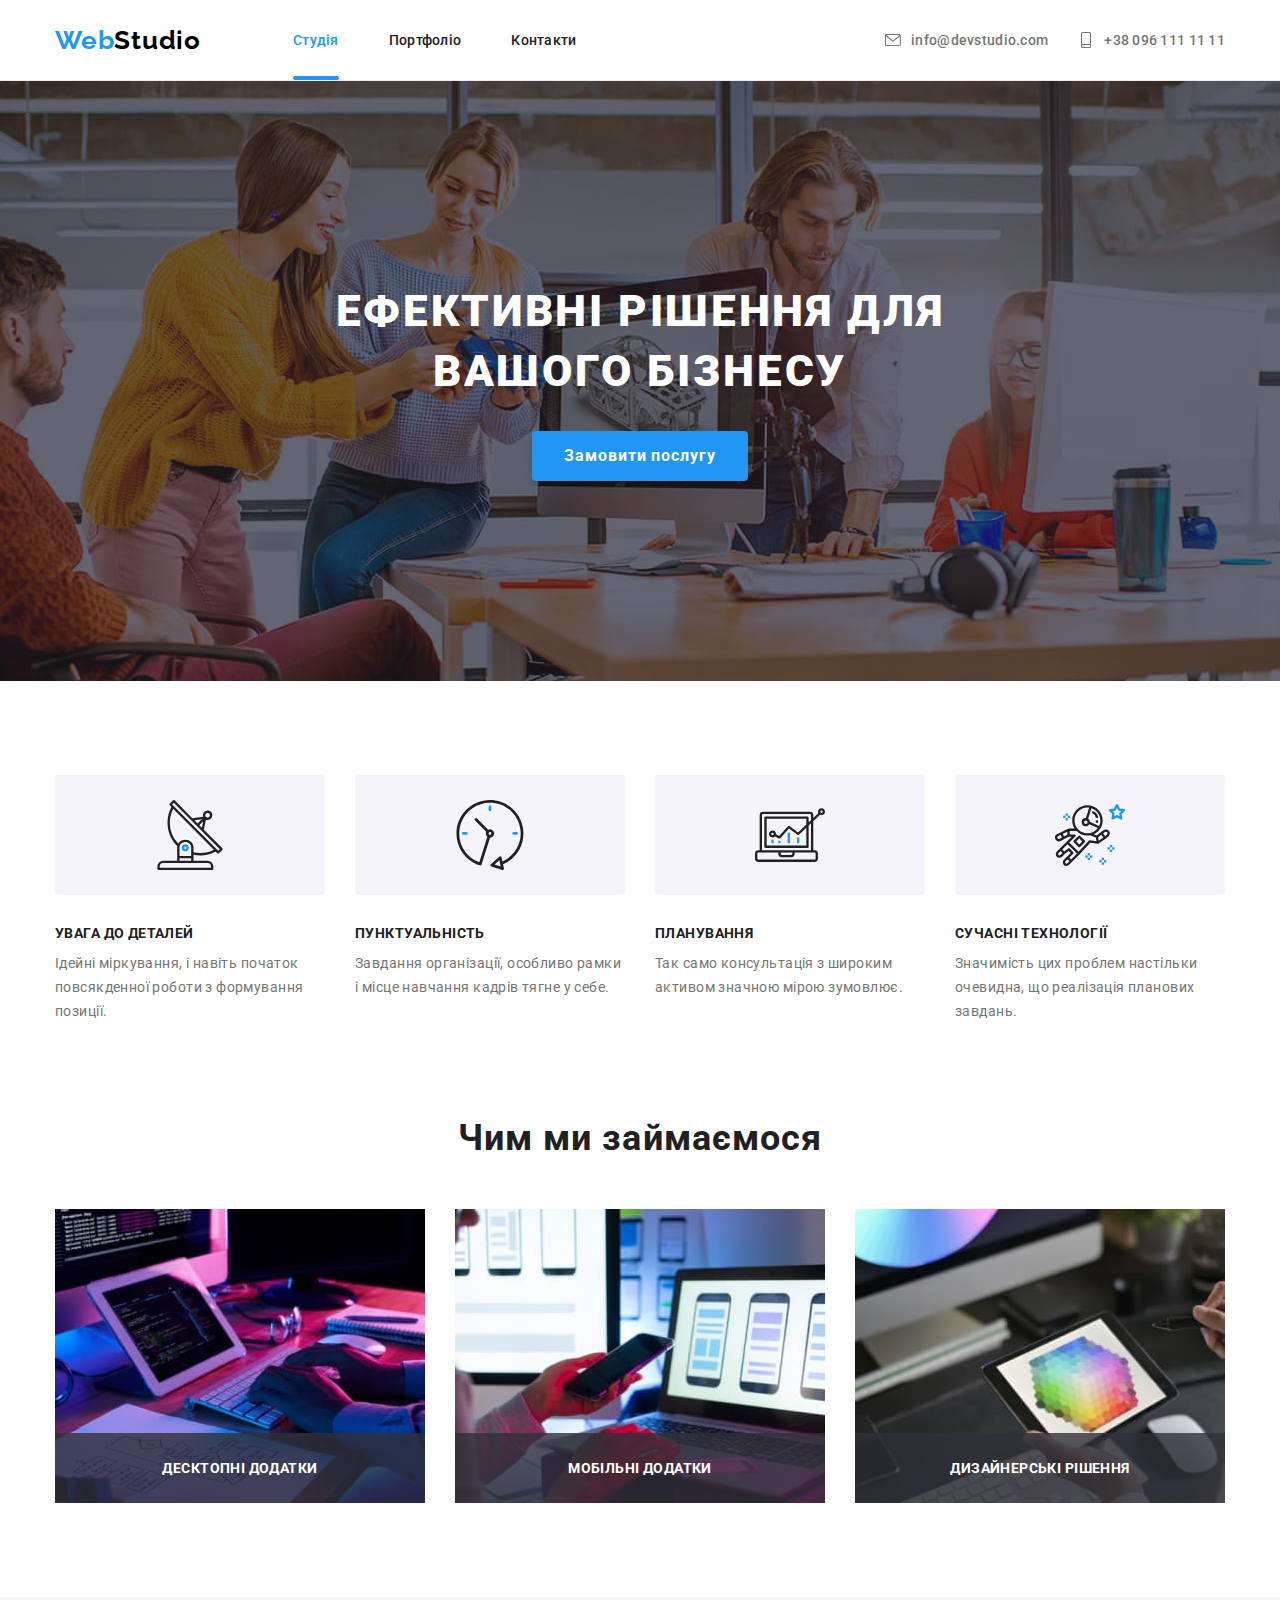
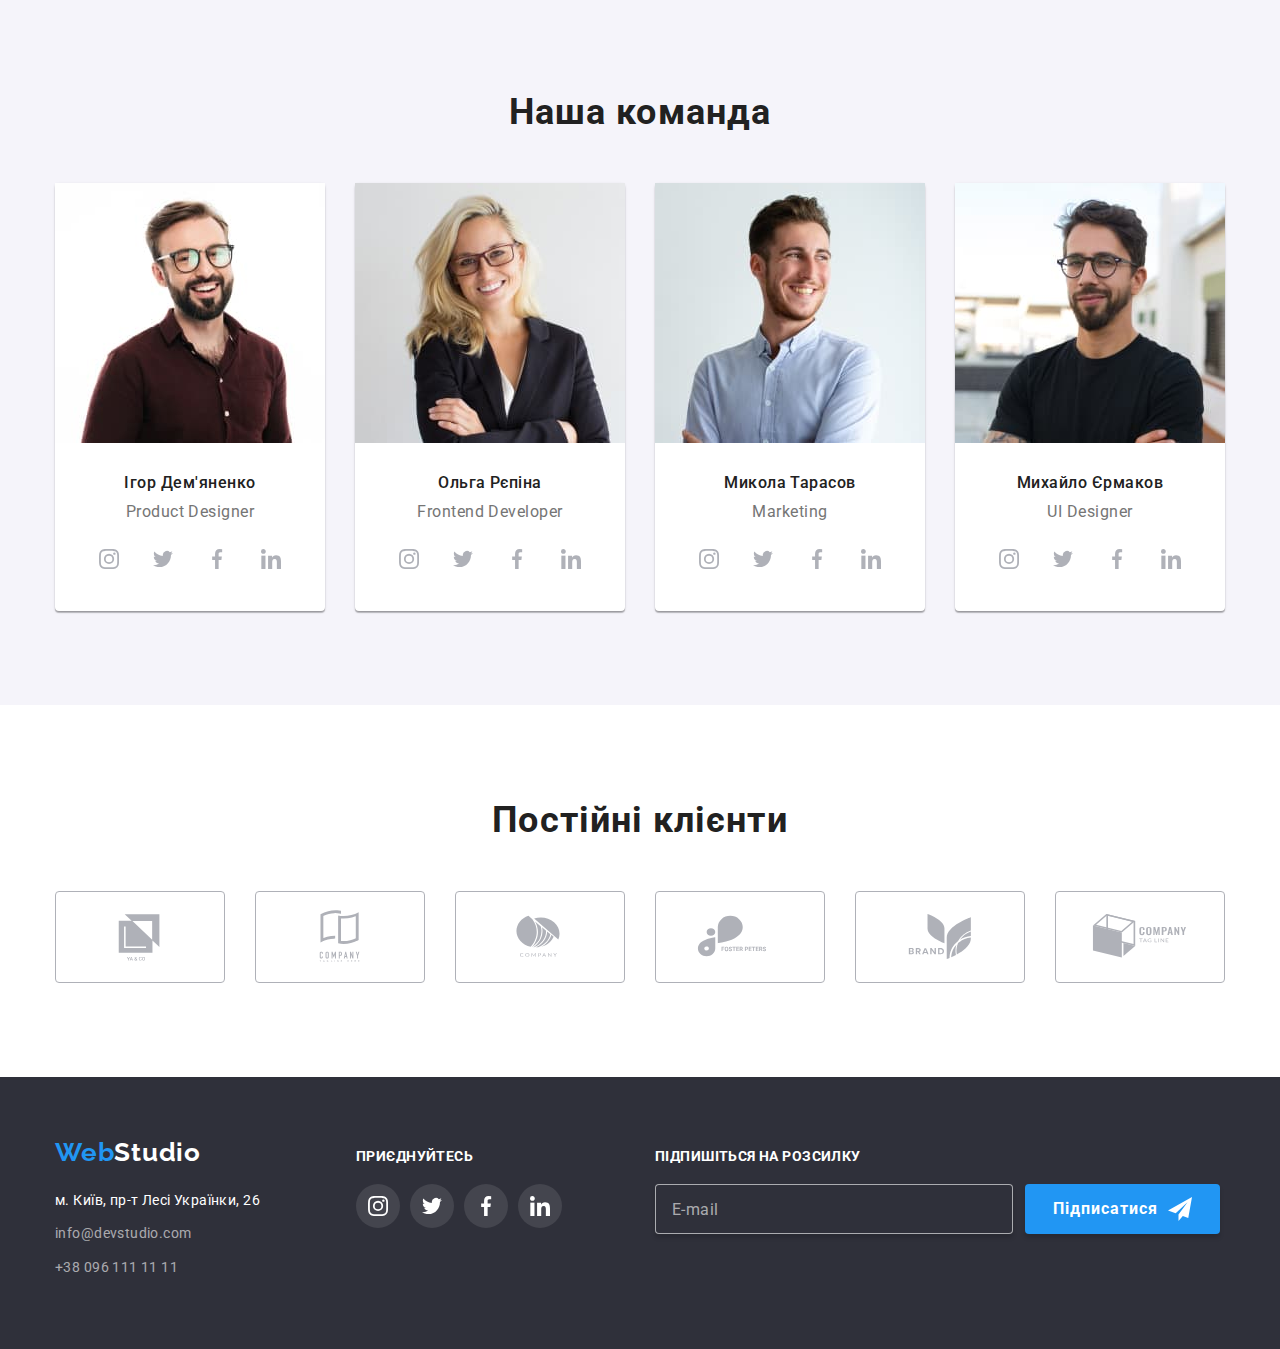
<file: index.html>
<!DOCTYPE html>
<html lang="uk">
  <head>
    <meta charset="UTF-8" />
    <meta http-equiv="X-UA-Compatible" content="IE=edge" />
    <meta name="viewport" content="width=device-width, initial-scale=1.0" />
    <title>Студія</title>
    <link rel="preconnect" href="https://fonts.googleapis.com" />
    <link rel="preconnect" href="https://fonts.gstatic.com" crossorigin />
    <link
      rel="stylesheet"
      href="https://fonts.googleapis.com/css2?family=Raleway:wght@700&family=Roboto:wght@400;500;700;900&display=swap"
    />
    <link
      rel="stylesheet"
      href="https://cdnjs.cloudflare.com/ajax/libs/modern-normalize/1.1.0/modern-normalize.min.css"
    />
    <link rel="stylesheet" href="./css/main.min.css" />
  </head>

  <body class="page">
    <!-- Header -->

    <header class="header-underline">
      <div class="container header">
        <a class="logo" href="./index.html"
          ><span class="logo__left-part">Web</span
          ><span class="logo__right-part--dark">Studio</span></a
        >
        <nav class="header-menu">
          <ul class="header-nav">
            <li class="header-nav__item">
              <a class="header-nav__link--active" href="./index.html">Студія</a>
            </li>
            <li class="header-nav__item">
              <a class="header-nav__link" href="./portfolio.html">Портфоліо</a>
            </li>
            <li class="header-nav__item">
              <a class="header-nav__link" href="#contacts">Контакти</a>
            </li>
          </ul>
          <ul class="header-contact">
            <li class="header-contact__item">
              <a class="header-contact__link" href="mailto:info@devstudio.com">
                <svg class="header-contact__icon">
                  <use href="./images/icons.svg#icon-envelope"></use>
                </svg>
                info@devstudio.com
              </a>
            </li>
            <li class="header-contact__item">
              <a class="header-contact__link" href="tel:+380961111111">
                <svg class="header-contact__icon">
                  <use href="./images/icons.svg#icon-smartphone"></use>
                </svg>
                +38 096 111 11 11
              </a>
            </li>
          </ul>
        </nav>
        <button
          class="menu-toggle js-open-menu"
          type="button"
          name="menu"
          aria-expanded="false"
          aria-controls="mobile-menu"
        >
          <svg width="40px" height="40px" aria-label="Перемикач мобільного меню">
            <use class="icon-menu" href="./images/icons.svg#icon-menu"></use>
          </svg>
        </button>
        <div class="menu-container js-menu-container" id="mobile-menu">
          <button class="menu-toggle js-close-menu" type="button" name="menu">
            <svg width="40px" height="40px" aria-label="Перемикач мобільного меню">
              <use class="icon-cross" href="./images/icons.svg#icon-cross"></use>
            </svg>
          </button>
          <ul class="mobile-nav">
            <li class="mobile-nav__item">
              <a class="mobile-nav__link--active" href="./index.html">Студія</a>
            </li>
            <li class="mobile-nav__item">
              <a class="mobile-nav__link" href="./portfolio.html">Портфоліо</a>
            </li>
            <li class="mobile-nav__item">
              <a class="mobile-nav__link" href="#contacts">Контакти</a>
            </li>
          </ul>
          <div class="mobile-info">
            <ul class="mobile-contact">
              <li class="mobile-contact__item">
                <a class="mobile-contact__tel" href="tel:+380961111111"> +38 096 111 11 11 </a>
              </li>
              <li class="mobile-contact__item">
                <a class="mobile-contact__mail" href="mailto:info@devstudio.com">
                  info@devstudio.com
                </a>
              </li>
            </ul>
            <ul class="mobile-social">
              <li class="mobile-social__item">
                <a href="" class="mobile-social__link">Instagram</a>
              </li>
              <li class="mobile-social__item">
                <a href="" class="mobile-social__link">Twitter</a>
              </li>
              <li class="mobile-social__item">
                <a href="" class="mobile-social__link">Facebook</a>
              </li>
              <li class="mobile-social__item">
                <a href="" class="mobile-social__link">LinkedIn</a>
              </li>
            </ul>
          </div>
        </div>
      </div>
    </header>

    <main>
      <!-- Hero -->
      <div class="hero-background">
        <section class="hero">
          <div class="container">
            <h1 class="main-title">
              Ефективні рішення для <br />
              вашого бізнесу
            </h1>
            <button class="hero-button" type="button" name="order_service" data-modal-open>
              Замовити послугу
            </button>
          </div>
        </section>
      </div>

      <!-- Benefits -->
      <section class="section benefit">
        <div class="container">
          <h2 class="section-title visually-hidden">Переваги</h2>
          <ul class="benefit-list">
            <li class="benefit-card">
              <div class="benefit-card__icon-area">
                <svg class="benefit-card__icon">
                  <use href="./images/icons.svg#icon-antenna"></use>
                </svg>
              </div>
              <h3 class="benefit-card__title">УВАГА ДО ДЕТАЛЕЙ</h3>
              <div class="benefit-card__text">
                Ідейні міркування, і навіть початок повсякденної роботи з формування позиції.
              </div>
            </li>
            <li class="benefit-card">
              <div class="benefit-card__icon-area">
                <svg class="benefit-card__icon">
                  <use href="./images/icons.svg#icon-clock"></use>
                </svg>
              </div>
              <h3 class="benefit-card__title">ПУНКТУАЛЬНІСТЬ</h3>
              <p class="benefit-card__text">
                Завдання організації, особливо рамки і місце навчання кадрів тягне у себе.
              </p>
            </li>
            <li class="benefit-card">
              <div class="benefit-card__icon-area">
                <svg class="benefit-card__icon">
                  <use href="./images/icons.svg#icon-diagram"></use>
                </svg>
              </div>
              <h3 class="benefit-card__title">ПЛАНУВАННЯ</h3>
              <p class="benefit-card__text">
                Так само консультація з широким активом значною мірою зумовлює.
              </p>
            </li>
            <li class="benefit-card">
              <div class="benefit-card__icon-area">
                <svg class="benefit-card__icon">
                  <use href="./images/icons.svg#icon-astronaut"></use>
                </svg>
              </div>
              <h3 class="benefit-card__title">СУЧАСНІ ТЕХНОЛОГІЇ</h3>
              <p class="benefit-card__text">
                Значимість цих проблем настільки очевидна, що реалізація планових завдань.
              </p>
            </li>
          </ul>
        </div>
      </section>

      <!-- Services -->
      <section class="section services">
        <div class="container">
          <h2 class="section-title">Чим ми займаємося</h2>
          <ul class="services-list">
            <li class="services-card">
              <img
                srcset="./images/services/services1.jpg 1x, ./images/services/services1@2x.jpg 2x"
                src="./images/services/services1.jpg"
                alt="Розробка сайтів"
                width="370"
                height="294"
              />
              <div class="services-card__title">
                <p>Десктопні додатки</p>
              </div>
            </li>
            <li class="services-card">
              <img
                srcset="./images/services/services2.jpg 1x, ./images/services/services2@2x.jpg 2x"
                src="./images/services/services2.jpg"
                alt="Розробка додатків"
                width="370"
                height="294"
              />
              <div class="services-card__title">
                <p>Мобільні додатки</p>
              </div>
            </li>
            <li class="services-card">
              <img
                srcset="./images/services/services3.jpg 1x, ./images/services/services3@2x.jpg 2x"
                src="./images/services/services3.jpg"
                alt="Веб дизайн"
                width="370"
                height="294"
              />
              <div class="services-card__title">
                <p>Дизайнерські рішення</p>
              </div>
            </li>
          </ul>
        </div>
      </section>

      <!-- Team -->
      <section class="section team">
        <div class="container">
          <h2 class="section-title">Наша команда</h2>
          <ul class="team-list">
            <li class="team-card">
              <picture class="project-card__img">
                <source
                  srcset="./images/team/team1.jpg 1x, ./images/team/team1@2x.jpg 2x"
                  media="(min-width: 1200px)"
                />
                <source
                  srcset="./images/team/team1t.jpg 1x, ./images/team/team1t@2x.jpg 2x"
                  media="(min-width: 768px)"
                />
                <source
                  srcset="./images/team/team1m.jpg 1x, ./images/team/team1m@2x.jpg 2x"
                  media="(max-width: 767px)"
                />
                <img src="./images/team/team1.jpg" alt="Ігор Дем'яненко" />
              </picture>
              <div class="team-card__title">
                <h3 class="team-card__name">Ігор Дем'яненко</h3>
                <p class="team-card__item">Product Designer</p>
                <ul class="socials">
                  <li class="socials__item">
                    <a class="socials__link--light" href="">
                      <svg class="socials__icon">
                        <use href="./images/icons.svg#icon-instagram"></use>
                      </svg>
                    </a>
                  </li>
                  <li class="socials__item">
                    <a class="socials__link--light" href="">
                      <svg class="socials__icon">
                        <use href="./images/icons.svg#icon-twitter"></use>
                      </svg>
                    </a>
                  </li>
                  <li class="socials__item">
                    <a class="socials__link--light" href="">
                      <svg class="socials__icon">
                        <use href="./images/icons.svg#icon-facebook"></use>
                      </svg>
                    </a>
                  </li>
                  <li class="socials__item">
                    <a class="socials__link--light" href="">
                      <svg class="socials__icon">
                        <use href="./images/icons.svg#icon-linkedin"></use>
                      </svg>
                    </a>
                  </li>
                </ul>
              </div>
            </li>
            <li class="team-card">
              <picture class="project-card__img">
                <source
                  srcset="./images/team/team2.jpg 1x, ./images/team/team2@2x.jpg 2x"
                  media="(min-width: 1200px)"
                />
                <source
                  srcset="./images/team/team2t.jpg 1x, ./images/team/team2t@2x.jpg 2x"
                  media="(min-width: 768px)"
                />
                <source
                  srcset="./images/team/team2m.jpg 1x, ./images/team/team2m@2x.jpg 2x"
                  media="(max-width: 767px)"
                />
                <img src="./images/team/team2.jpg" alt="Ольга Рєпіна" />
              </picture>
              <div class="team-card__title">
                <h3 class="team-card__name">Ольга Рєпіна</h3>
                <p class="team-card__item">Frontend Developer</p>
                <ul class="socials">
                  <li class="socials__item">
                    <a class="socials__link--light" href="">
                      <svg class="socials__icon">
                        <use href="./images/icons.svg#icon-instagram"></use>
                      </svg>
                    </a>
                  </li>
                  <li class="socials__item">
                    <a class="socials__link--light" href="">
                      <svg class="socials__icon">
                        <use href="./images/icons.svg#icon-twitter"></use>
                      </svg>
                    </a>
                  </li>
                  <li class="socials__item">
                    <a class="socials__link--light" href="">
                      <svg class="socials__icon">
                        <use href="./images/icons.svg#icon-facebook"></use>
                      </svg>
                    </a>
                  </li>
                  <li class="socials__item">
                    <a class="socials__link--light" href="">
                      <svg class="socials__icon">
                        <use href="./images/icons.svg#icon-linkedin"></use>
                      </svg>
                    </a>
                  </li>
                </ul>
              </div>
            </li>
            <li class="team-card">
              <picture class="project-card__img">
                <source
                  srcset="./images/team/team3.jpg 1x, ./images/team/team3@2x.jpg 2x"
                  media="(min-width: 1200px)"
                />
                <source
                  srcset="./images/team/team3t.jpg 1x, ./images/team/team3t@2x.jpg 2x"
                  media="(min-width: 768px)"
                />
                <source
                  srcset="./images/team/team3m.jpg 1x, ./images/team/team3m@2x.jpg 2x"
                  media="(max-width: 767px)"
                />
                <img src="./images/team/team3.jpg" alt="Микола Тарасов" />
              </picture>
              <div class="team-card__title">
                <h3 class="team-card__name">Микола Тарасов</h3>
                <p class="team-card__item">Marketing</p>
                <ul class="socials">
                  <li class="socials__item">
                    <a class="socials__link--light" href="">
                      <svg class="socials__icon">
                        <use href="./images/icons.svg#icon-instagram"></use>
                      </svg>
                    </a>
                  </li>
                  <li class="socials__item">
                    <a class="socials__link--light" href="">
                      <svg class="socials__icon">
                        <use href="./images/icons.svg#icon-twitter"></use>
                      </svg>
                    </a>
                  </li>
                  <li class="socials__item">
                    <a class="socials__link--light" href="">
                      <svg class="socials__icon">
                        <use href="./images/icons.svg#icon-facebook"></use>
                      </svg>
                    </a>
                  </li>
                  <li class="socials__item">
                    <a class="socials__link--light" href="">
                      <svg class="socials__icon">
                        <use href="./images/icons.svg#icon-linkedin"></use>
                      </svg>
                    </a>
                  </li>
                </ul>
              </div>
            </li>
            <li class="team-card">
              <picture class="project-card__img">
                <source
                  srcset="./images/team/team4.jpg 1x, ./images/team/team4@2x.jpg 2x"
                  media="(min-width: 1200px)"
                />
                <source
                  srcset="./images/team/team4t.jpg 1x, ./images/team/team4t@2x.jpg 2x"
                  media="(min-width: 768px)"
                />
                <source
                  srcset="./images/team/team4m.jpg 1x, ./images/team/team4m@2x.jpg 2x"
                  media="(max-width: 767px)"
                />
                <img src="./images/team/team4.jpg" alt="Михайло Єрмаков" />
              </picture>
              <div class="team-card__title">
                <h3 class="team-card__name">Михайло Єрмаков</h3>
                <p class="team-card__item">UI Designer</p>
                <ul class="socials">
                  <li class="socials__item">
                    <a class="socials__link--light" href="">
                      <svg class="socials__icon">
                        <use href="./images/icons.svg#icon-instagram"></use>
                      </svg>
                    </a>
                  </li>
                  <li class="socials__item">
                    <a class="socials__link--light" href="">
                      <svg class="socials__icon">
                        <use href="./images/icons.svg#icon-twitter"></use>
                      </svg>
                    </a>
                  </li>
                  <li class="socials__item">
                    <a class="socials__link--light" href="">
                      <svg class="socials__icon">
                        <use href="./images/icons.svg#icon-facebook"></use>
                      </svg>
                    </a>
                  </li>
                  <li class="socials__item">
                    <a class="socials__link--light" href="">
                      <svg class="socials__icon">
                        <use href="./images/icons.svg#icon-linkedin"></use>
                      </svg>
                    </a>
                  </li>
                </ul>
              </div>
            </li>
          </ul>
        </div>
      </section>

      <!-- Clients -->
      <section class="section client">
        <div class="container">
          <h2 class="section-title">Постійні клієнти</h2>
          <ul class="client-list">
            <li class="client-card">
              <a class="client-card__link" href="">
                <svg class="client-card__logo">
                  <use href="./images/icons.svg#icon-client1"></use>
                </svg>
              </a>
            </li>
            <li class="client-card">
              <a class="client-card__link" href="">
                <svg class="client-card__logo">
                  <use href="./images/icons.svg#icon-client2"></use>
                </svg>
              </a>
            </li>
            <li class="client-card">
              <a class="client-card__link" href="">
                <svg class="client-card__logo">
                  <use href="./images/icons.svg#icon-client3"></use>
                </svg>
              </a>
            </li>
            <li class="client-card">
              <a class="client-card__link" href="">
                <svg class="client-card__logo">
                  <use href="./images/icons.svg#icon-client4"></use>
                </svg>
              </a>
            </li>
            <li class="client-card">
              <a class="client-card__link" href="">
                <svg class="client-card__logo">
                  <use href="./images/icons.svg#icon-client5"></use>
                </svg>
              </a>
            </li>
            <li class="client-card">
              <a class="client-card__link" href="">
                <svg class="client-card__logo">
                  <use href="./images/icons.svg#icon-client6"></use>
                </svg>
              </a>
            </li>
          </ul>
        </div>
      </section>
    </main>

    <footer class="footer" id="contacts">
      <div class="container">
        <div class="footer-block">
          <div class="footer-info">
            <a class="logo" href="./index.html"
              ><span class="logo__left-part">Web</span
              ><span class="logo__right-part--light">Studio</span></a
            >
            <address class="contacts-adress">
              <ul class="footer-contact">
                <li class="footer-contact__item">
                  <a
                    class="footer-contact__link-map"
                    href="https://goo.gl/maps/9DJzsWmat6Y25X9Y6"
                    target="_blank"
                    rel="noopener noreferrer"
                    >м. Київ, пр-т Лесі Українки, 26</a
                  >
                </li>
                <li class="footer-contact__item">
                  <a class="footer-contact__link" href="mailto:info@devstudio.com"
                    >info@devstudio.com</a
                  >
                </li>
                <li class="footer-contact__item">
                  <a class="footer-contact__link" href="tel:+380961111111">+38 096 111 11 11</a>
                </li>
              </ul>
            </address>
          </div>
          <div class="footer-socials">
            <h3 class="footer-title">приєднуйтесь</h3>
            <ul class="socials">
              <li class="socials__item">
                <a class="socials__link--dark" href="">
                  <svg class="socials__icon">
                    <use href="./images/icons.svg#icon-instagram"></use>
                  </svg>
                </a>
              </li>
              <li class="socials__item">
                <a class="socials__link--dark" href="">
                  <svg class="socials__icon">
                    <use href="./images/icons.svg#icon-twitter"></use>
                  </svg>
                </a>
              </li>
              <li class="socials__item">
                <a class="socials__link--dark" href="">
                  <svg class="socials__icon">
                    <use href="./images/icons.svg#icon-facebook"></use>
                  </svg>
                </a>
              </li>
              <li class="socials__item">
                <a class="socials__link--dark" href="">
                  <svg class="socials__icon">
                    <use href="./images/icons.svg#icon-linkedin"></use>
                  </svg>
                </a>
              </li>
            </ul>
          </div>
        </div>
        <div class="footer-mailing">
          <h3 class="footer-title">Підпишіться на розсилку</h3>
          <form class="footer-form">
            <label for="mail"></label>
            <input
              class="footer-form__input"
              type="email"
              name="mail"
              id="mail"
              placeholder="E-mail"
            />
            <button class="footer-button" type="submit">
              Підписатися
              <svg class="footer-button__icon">
                <use href="./images/icons.svg#icon-send"></use>
              </svg>
            </button>
          </form>
        </div>
      </div>
    </footer>

    <div class="backdrop is-hidden" data-modal>
      <div class="modal">
        <button class="close-button" data-modal-close>
          <svg class="close-button__icon">
            <use href="./images/icons.svg#icon-close"></use>
          </svg>
        </button>
        <p class="modal__title">Залиште свої дані, ми вам передзвонимо</p>
        <form class="modal-form">
          <div class="modal-item">
            <label class="modal-item__label" for="username">Ім'я</label>
            <input type="text" class="modal-item__input" name="username" id="username" />
            <svg class="modal-item__icon">
              <use href="./images/icons.svg#icon-person"></use>
            </svg>
          </div>
          <div class="modal-item">
            <label class="modal-item__label" for="tel">Телефон</label>
            <input type="tel" class="modal-item__input" name="tel" id="tel" />
            <svg class="modal-item__icon">
              <use href="./images/icons.svg#icon-phone"></use>
            </svg>
          </div>
          <div class="modal-item">
            <label class="modal-item__label" for="email">Пошта</label>
            <input type="email" class="modal-item__input" name="email" id="email" />
            <svg class="modal-item__icon">
              <use href="./images/icons.svg#icon-email"></use>
            </svg>
          </div>
          <div class="modal-item">
            <label class="modal-item__label" for="comment">Коментар</label>
            <textarea
              class="modal-item__comment"
              name="comment"
              id="comment"
              placeholder="Введіть текст"
            ></textarea>
          </div>
        </form>
        <div class="modal-checkbox">
          <label class="modal-checkbox__label" for="agreement"
            >Погоджуюся з розсилкою та приймаю
            <a class="modal-checkbox__link" href="">Умови договору</a>
            <input type="checkbox" class="modal-checkbox__imput" name="agreement" id="agreement" />
            <svg class="modal-checkbox__check-field">
              <use href="./images/icons.svg#icon-check"></use>
            </svg>
            <span class="modal-checkbox__empty-field"></span>
          </label>
        </div>
        <button class="modal-button" type="submit">Відправити</button>
      </div>
    </div>

    <script src="./js/modal.js"></script>
    <script defer src="js/mobile-menu.js"></script>
  </body>
</html>
</file>
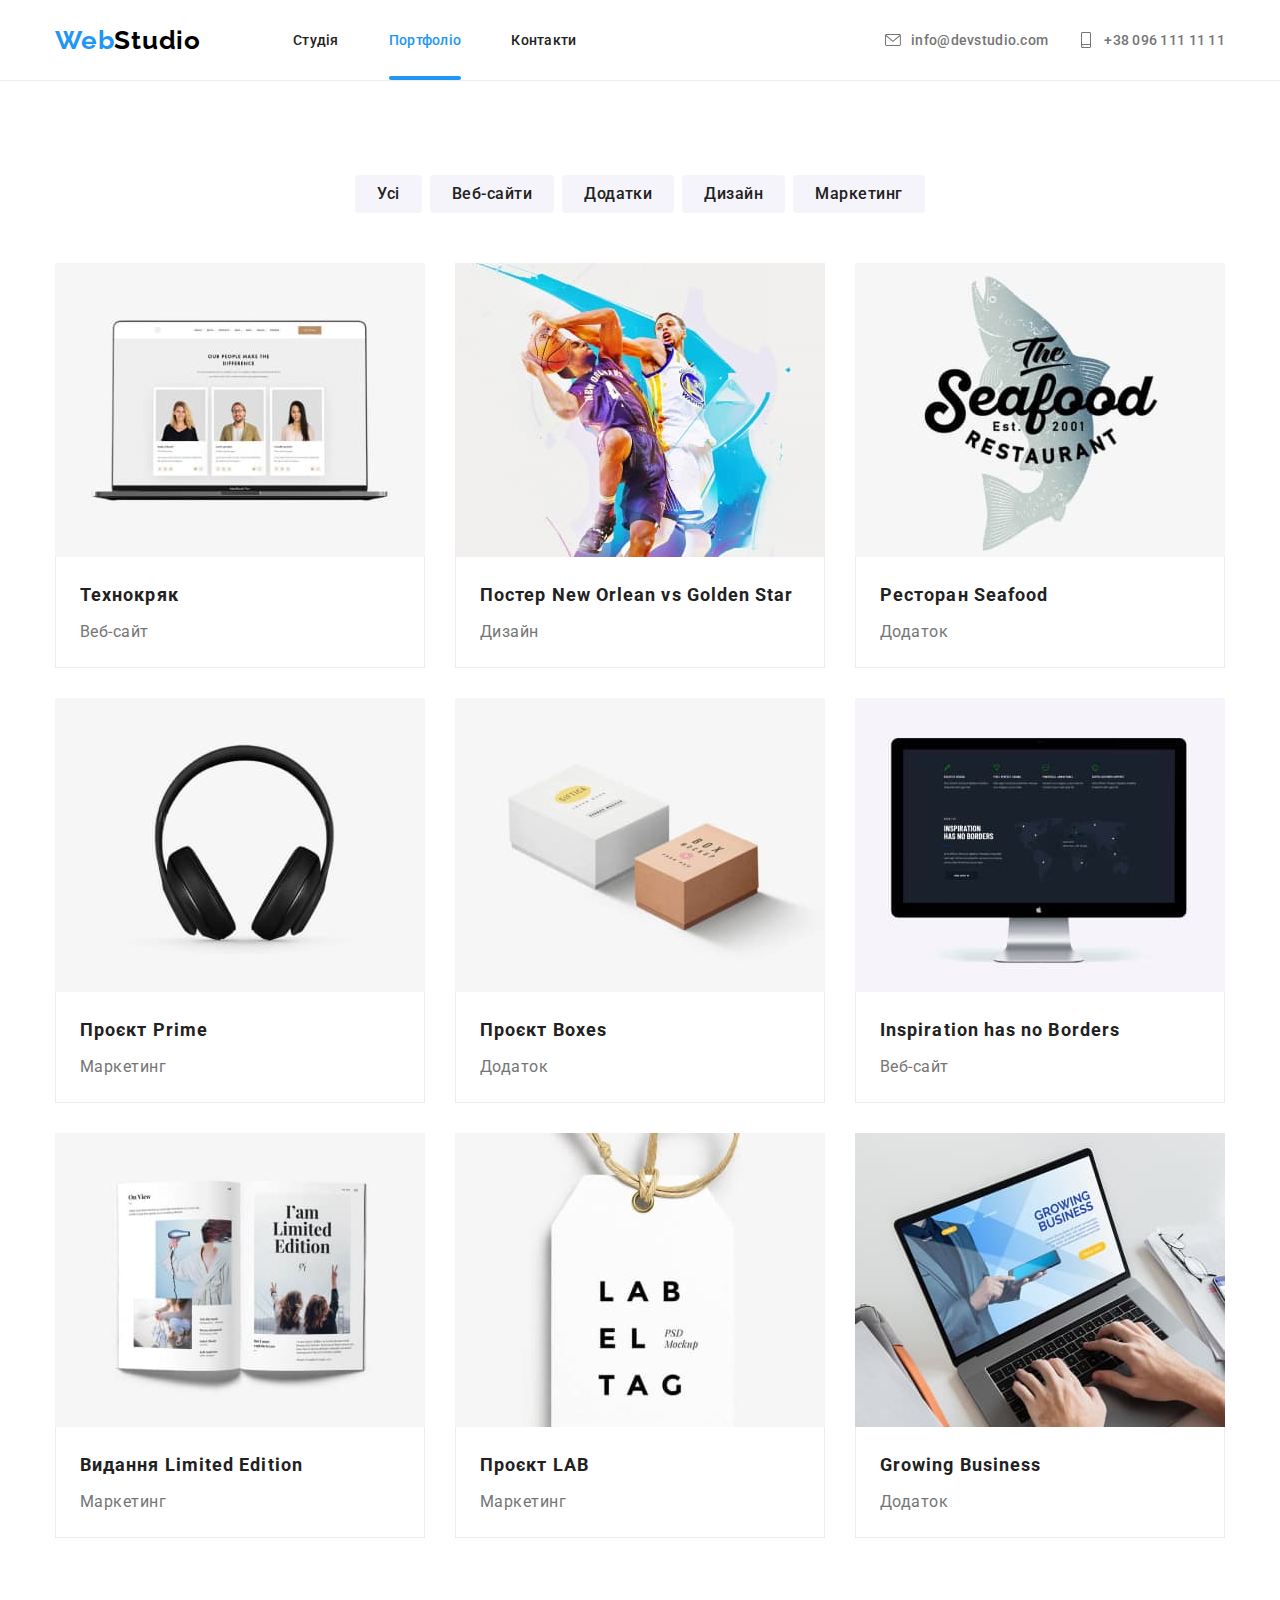
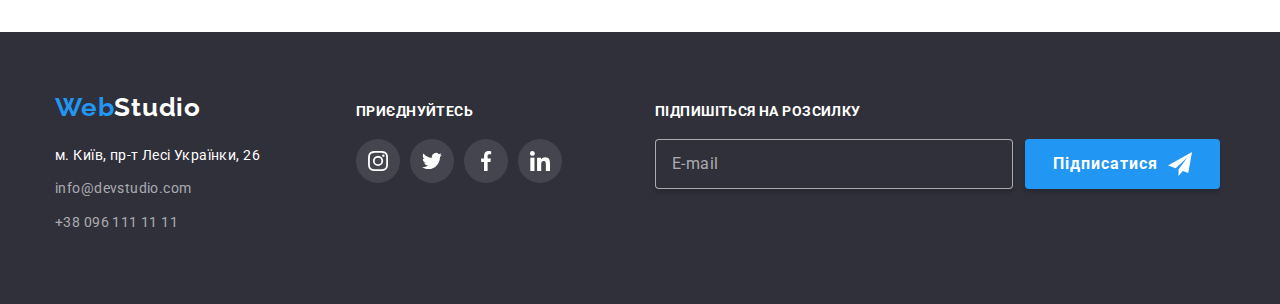
<file: portfolio.html>
<!DOCTYPE html>
<html lang="uk">
  <head>
    <meta charset="UTF-8" />
    <meta http-equiv="X-UA-Compatible" content="IE=edge" />
    <meta name="viewport" content="width=device-width, initial-scale=1.0" />
    <title>Портфоліо</title>
    <link rel="preconnect" href="https://fonts.googleapis.com" />
    <link rel="preconnect" href="https://fonts.gstatic.com" crossorigin />
    <link
      rel="stylesheet"
      href="https://fonts.googleapis.com/css2?family=Raleway:wght@700&family=Roboto:wght@400;500;700;900&display=swap"
    />
    <link
      rel="stylesheet"
      href="https://cdnjs.cloudflare.com/ajax/libs/modern-normalize/1.1.0/modern-normalize.min.css"
    />
    <link rel="stylesheet" href="./css/main.min.css" />
  </head>

  <body class="page">
    <!-- Header -->

    <header class="header-underline">
      <div class="container header">
        <a class="logo" href="./index.html"
          ><span class="logo__left-part">Web</span
          ><span class="logo__right-part--dark">Studio</span></a
        >
        <nav class="header-menu">
          <ul class="header-nav">
            <li class="header-nav__item">
              <a class="header-nav__link" href="./index.html">Студія</a>
            </li>
            <li class="header-nav__item">
              <a class="header-nav__link--active" href="./portfolio.html">Портфоліо</a>
            </li>
            <li class="header-nav__item">
              <a class="header-nav__link" href="#contacts">Контакти</a>
            </li>
          </ul>
          <ul class="header-contact">
            <li class="header-contact__item">
              <a class="header-contact__link" href="mailto:info@devstudio.com">
                <svg class="header-contact__icon">
                  <use href="./images/icons.svg#icon-envelope"></use>
                </svg>
                info@devstudio.com
              </a>
            </li>
            <li class="header-contact__item">
              <a class="header-contact__link" href="tel:+380961111111">
                <svg class="header-contact__icon">
                  <use href="./images/icons.svg#icon-smartphone"></use>
                </svg>
                +38 096 111 11 11
              </a>
            </li>
          </ul>
        </nav>
        <button
          class="menu-toggle js-open-menu"
          type="button"
          name="menu"
          aria-expanded="false"
          aria-controls="mobile-menu"
        >
          <svg width="40px" height="40px" aria-label="Перемикач мобільного меню">
            <use class="icon-menu" href="./images/icons.svg#icon-menu"></use>
          </svg>
        </button>
        <div class="menu-container js-menu-container" id="mobile-menu">
          <button class="menu-toggle js-close-menu" type="button" name="menu">
            <svg width="40px" height="40px" aria-label="Перемикач мобільного меню">
              <use class="icon-cross" href="./images/icons.svg#icon-cross"></use>
            </svg>
          </button>
          <ul class="mobile-nav">
            <li class="mobile-nav__item">
              <a class="mobile-nav__link" href="./index.html">Студія</a>
            </li>
            <li class="mobile-nav__item">
              <a class="mobile-nav__link--active" href="./portfolio.html">Портфоліо</a>
            </li>
            <li class="mobile-nav__item">
              <a class="mobile-nav__link" href="#contacts">Контакти</a>
            </li>
          </ul>
          <div class="mobile-info">
            <ul class="mobile-contact">
              <li class="mobile-contact__item">
                <a class="mobile-contact__tel" href="tel:+380961111111"> +38 096 111 11 11 </a>
              </li>
              <li class="mobile-contact__item">
                <a class="mobile-contact__mail" href="mailto:info@devstudio.com">
                  info@devstudio.com
                </a>
              </li>
            </ul>
            <ul class="mobile-social">
              <li class="mobile-social__item">
                <a href="" class="mobile-social__link">Instagram</a>
              </li>
              <li class="mobile-social__item">
                <a href="" class="mobile-social__link">Twitter</a>
              </li>
              <li class="mobile-social__item">
                <a href="" class="mobile-social__link">Facebook</a>
              </li>
              <li class="mobile-social__item">
                <a href="" class="mobile-social__link">LinkedIn</a>
              </li>
            </ul>
          </div>
        </div>
      </div>
    </header>

    <main>
      <!-- Section -->
      <section class="section">
        <div class="container">
          <h1 class="visually-hidden">Buttons</h1>

          <ul class="filter-button">
            <li class="filter-button">
              <button class="filter-button__item" type="button" name="all">Усі</button>
            </li>
            <li class="filter-button">
              <button class="filter-button__item" type="button" name="web_sites">Веб-сайти</button>
            </li>
            <li class="filter-button">
              <button class="filter-button__item" type="button" name="applications">Додатки</button>
            </li>
            <li class="filter-button">
              <button class="filter-button__item" type="button" name="design">Дизайн</button>
            </li>
            <li class="filter-button">
              <button class="filter-button__item" type="button" name="marketing">Маркетинг</button>
            </li>
          </ul>

          <ul class="project">
            <li class="project-card">
              <a class="project-card__link" href="">
                <div class="project-card__up-part">
                  <picture class="project-card__img">
                    <source
                      srcset="
                        ./images/projects/project1.jpg    1x,
                        ./images/projects/project1@2x.jpg 2x
                      "
                      media="(min-width: 1200px)"
                    />
                    <source
                      srcset="
                        ./images/projects/project1t.jpg    1x,
                        ./images/projects/project1t@2x.jpg 2x
                      "
                      media="(min-width: 768px)"
                    />
                    <source
                      srcset="
                        ./images/projects/project1m.jpg    1x,
                        ./images/projects/project1m@2x.jpg 2x
                      "
                      media="(max-width: 767px)"
                    />
                    <img src="./images/projects/project1.jpg" alt="Технокряк" />
                  </picture>
                  <div class="project-card__description">
                    <p>
                      Ресурс пропонує комплексні пропозиції з різним рівнем функціоналу та сервісів.
                      Все це дозволить відвідувачу отримати вичерпні відомості про компанію чи
                      приватну особу.
                    </p>
                  </div>
                </div>
                <div class="project-card__down-part">
                  <h2 class="project-card__title">Технокряк</h2>
                  <p class="project-card__item">Веб-сайт</p>
                </div>
              </a>
            </li>
            <li class="project-card">
              <a class="project-card__link" href="">
                <div class="project-card__up-part">
                  <picture class="project-card__img">
                    <source
                      srcset="
                        ./images/projects/project2.jpg    1x,
                        ./images/projects/project2@2x.jpg 2x
                      "
                      media="(min-width: 1200px)"
                    />
                    <source
                      srcset="
                        ./images/projects/project2t.jpg    1x,
                        ./images/projects/project2t@2x.jpg 2x
                      "
                      media="(min-width: 768px)"
                    />
                    <source
                      srcset="
                        ./images/projects/project2m.jpg    1x,
                        ./images/projects/project2m@2x.jpg 2x
                      "
                      media="(max-width: 767px)"
                    />
                    <img
                      src="./images/projects/project2.jpg"
                      alt="Постер New Orlean vs Golden Star"
                    />
                  </picture>
                  <div class="project-card__description">
                    <p>
                      Ресурс пропонує комплексні пропозиції з різним рівнем функціоналу та сервісів.
                      Все це дозволить відвідувачу отримати вичерпні відомості про компанію чи
                      приватну особу.
                    </p>
                  </div>
                </div>
                <div class="project-card__down-part">
                  <h2 class="project-card__title">Постер New Orlean vs Golden Star</h2>
                  <p class="project-card__item">Дизайн</p>
                </div>
              </a>
            </li>
            <li class="project-card">
              <a class="project-card__link" href="">
                <div class="project-card__up-part">
                  <picture class="project-card__img">
                    <source
                      srcset="
                        ./images/projects/project3.jpg    1x,
                        ./images/projects/project3@2x.jpg 2x
                      "
                      media="(min-width: 1200px)"
                    />
                    <source
                      srcset="
                        ./images/projects/project3t.jpg    1x,
                        ./images/projects/project3t@2x.jpg 2x
                      "
                      media="(min-width: 768px)"
                    />
                    <source
                      srcset="
                        ./images/projects/project3m.jpg    1x,
                        ./images/projects/project3m@2x.jpg 2x
                      "
                      media="(max-width: 767px)"
                    />
                    <img src="./images/projects/project3.jpg" alt="Ресторан Seafood" />
                  </picture>
                  <div class="project-card__description">
                    <p>
                      Ресурс пропонує комплексні пропозиції з різним рівнем функціоналу та сервісів.
                      Все це дозволить відвідувачу отримати вичерпні відомості про компанію чи
                      приватну особу.
                    </p>
                  </div>
                </div>
                <div class="project-card__down-part">
                  <h3 class="project-card__title">Ресторан Seafood</h3>
                  <p class="project-card__item">Додаток</p>
                </div>
              </a>
            </li>
            <li class="project-card">
              <a class="project-card__link" href="">
                <div class="project-card__up-part">
                  <picture class="project-card__img">
                    <source
                      srcset="
                        ./images/projects/project4.jpg    1x,
                        ./images/projects/project4@2x.jpg 2x
                      "
                      media="(min-width: 1200px)"
                    />
                    <source
                      srcset="
                        ./images/projects/project4t.jpg    1x,
                        ./images/projects/project4t@2x.jpg 2x
                      "
                      media="(min-width: 768px)"
                    />
                    <source
                      srcset="
                        ./images/projects/project4m.jpg    1x,
                        ./images/projects/project4m@2x.jpg 2x
                      "
                      media="(max-width: 767px)"
                    />
                    <img src="./images/projects/project4.jpg" alt="Проєкт Prime" />
                  </picture>
                  <div class="project-card__description">
                    <p>
                      Ресурс пропонує комплексні пропозиції з різним рівнем функціоналу та сервісів.
                      Все це дозволить відвідувачу отримати вичерпні відомості про компанію чи
                      приватну особу.
                    </p>
                  </div>
                </div>
                <div class="project-card__down-part">
                  <h3 class="project-card__title">Проєкт Prime</h3>
                  <p class="project-card__item">Маркетинг</p>
                </div>
              </a>
            </li>
            <li class="project-card">
              <a class="project-card__link" href="">
                <div class="project-card__up-part">
                  <picture class="project-card__img">
                    <source
                      srcset="
                        ./images/projects/project5.jpg    1x,
                        ./images/projects/project5@2x.jpg 2x
                      "
                      media="(min-width: 1200px)"
                    />
                    <source
                      srcset="
                        ./images/projects/project5t.jpg    1x,
                        ./images/projects/project5t@2x.jpg 2x
                      "
                      media="(min-width: 768px)"
                    />
                    <source
                      srcset="
                        ./images/projects/project5m.jpg    1x,
                        ./images/projects/project5m@2x.jpg 2x
                      "
                      media="(max-width: 767px)"
                    />
                    <img src="./images/projects/project5.jpg" alt="Проєкт Boxes" />
                  </picture>
                  <div class="project-card__description">
                    <p>
                      Ресурс пропонує комплексні пропозиції з різним рівнем функціоналу та сервісів.
                      Все це дозволить відвідувачу отримати вичерпні відомості про компанію чи
                      приватну особу.
                    </p>
                  </div>
                </div>
                <div class="project-card__down-part">
                  <h2 class="project-card__title">Проєкт Boxes</h2>
                  <p class="project-card__item">Додаток</p>
                </div>
              </a>
            </li>
            <li class="project-card">
              <a class="project-card__link" href="">
                <div class="project-card__up-part">
                  <picture class="project-card__img">
                    <source
                      srcset="
                        ./images/projects/project6.jpg    1x,
                        ./images/projects/project6@2x.jpg 2x
                      "
                      media="(min-width: 1200px)"
                    />
                    <source
                      srcset="
                        ./images/projects/project6t.jpg    1x,
                        ./images/projects/project6t@2x.jpg 2x
                      "
                      media="(min-width: 768px)"
                    />
                    <source
                      srcset="
                        ./images/projects/project6m.jpg    1x,
                        ./images/projects/project6m@2x.jpg 2x
                      "
                      media="(max-width: 767px)"
                    />
                    <img src="./images/projects/project6.jpg" alt="Inspiration has no Borders" />
                  </picture>
                  <div class="project-card__description">
                    <p>
                      Ресурс пропонує комплексні пропозиції з різним рівнем функціоналу та сервісів.
                      Все це дозволить відвідувачу отримати вичерпні відомості про компанію чи
                      приватну особу.
                    </p>
                  </div>
                </div>
                <div class="project-card__down-part">
                  <h2 class="project-card__title">Inspiration has no Borders</h2>
                  <p class="project-card__item">Веб-сайт</p>
                </div>
              </a>
            </li>
            <li class="project-card">
              <a class="project-card__link" href="">
                <div class="project-card__up-part">
                  <picture class="project-card__img">
                    <source
                      srcset="
                        ./images/projects/project7.jpg    1x,
                        ./images/projects/project7@2x.jpg 2x
                      "
                      media="(min-width: 1200px)"
                    />
                    <source
                      srcset="
                        ./images/projects/project7t.jpg    1x,
                        ./images/projects/project7t@2x.jpg 2x
                      "
                      media="(min-width: 768px)"
                    />
                    <source
                      srcset="
                        ./images/projects/project7m.jpg    1x,
                        ./images/projects/project7m@2x.jpg 2x
                      "
                      media="(max-width: 767px)"
                    />
                    <img src="./images/projects/project7.jpg" alt="Видання Limited Edition" />
                  </picture>
                  <div class="project-card__description">
                    <p>
                      Ресурс пропонує комплексні пропозиції з різним рівнем функціоналу та сервісів.
                      Все це дозволить відвідувачу отримати вичерпні відомості про компанію чи
                      приватну особу.
                    </p>
                  </div>
                </div>
                <div class="project-card__down-part">
                  <h2 class="project-card__title">Видання Limited Edition</h2>
                  <p class="project-card__item">Маркетинг</p>
                </div>
              </a>
            </li>
            <li class="project-card">
              <a class="project-card__link" href="">
                <div class="project-card__up-part">
                  <picture class="project-card__img">
                    <source
                      srcset="
                        ./images/projects/project8.jpg    1x,
                        ./images/projects/project8@2x.jpg 2x
                      "
                      media="(min-width: 1200px)"
                    />
                    <source
                      srcset="
                        ./images/projects/project8t.jpg    1x,
                        ./images/projects/project8t@2x.jpg 2x
                      "
                      media="(min-width: 768px)"
                    />
                    <source
                      srcset="
                        ./images/projects/project8m.jpg    1x,
                        ./images/projects/project8m@2x.jpg 2x
                      "
                      media="(max-width: 767px)"
                    />
                    <img src="./images/projects/project8.jpg" alt="Проєкт LAB" />
                  </picture>
                  <div class="project-card__description">
                    <p>
                      Ресурс пропонує комплексні пропозиції з різним рівнем функціоналу та сервісів.
                      Все це дозволить відвідувачу отримати вичерпні відомості про компанію чи
                      приватну особу.
                    </p>
                  </div>
                </div>
                <div class="project-card__down-part">
                  <h2 class="project-card__title">Проєкт LAB</h2>
                  <p class="project-card__item">Маркетинг</p>
                </div>
              </a>
            </li>
            <li class="project-card">
              <a class="project-card__link" href="">
                <div class="project-card__up-part">
                  <picture class="project-card__img">
                    <source
                      srcset="
                        ./images/projects/project9.jpg    1x,
                        ./images/projects/project9@2x.jpg 2x
                      "
                      media="(min-width: 1200px)"
                    />
                    <source
                      srcset="
                        ./images/projects/project9t.jpg    1x,
                        ./images/projects/project9t@2x.jpg 2x
                      "
                      media="(min-width: 768px)"
                    />
                    <source
                      srcset="
                        ./images/projects/project9m.jpg    1x,
                        ./images/projects/project9m@2x.jpg 2x
                      "
                      media="(max-width: 767px)"
                    />
                    <img src="./images/projects/project9.jpg" alt="Growing Business" />
                  </picture>
                  <div class="project-card__description">
                    <p>
                      Ресурс пропонує комплексні пропозиції з різним рівнем функціоналу та сервісів.
                      Все це дозволить відвідувачу отримати вичерпні відомості про компанію чи
                      приватну особу.
                    </p>
                  </div>
                </div>
                <div class="project-card__down-part">
                  <h2 class="project-card__title">Growing Business</h2>
                  <p class="project-card__item">Додаток</p>
                </div>
              </a>
            </li>
          </ul>
        </div>
      </section>
    </main>

    <footer class="footer" id="contacts">
      <div class="container">
        <div class="footer-block">
          <div class="footer-info">
            <a class="logo" href="./index.html"
              ><span class="logo__left-part">Web</span
              ><span class="logo__right-part--light">Studio</span></a
            >
            <address class="contacts-adress">
              <ul class="footer-contact">
                <li class="footer-contact__item">
                  <a
                    class="footer-contact__link-map"
                    href="https://goo.gl/maps/9DJzsWmat6Y25X9Y6"
                    target="_blank"
                    rel="noopener noreferrer"
                    >м. Київ, пр-т Лесі Українки, 26</a
                  >
                </li>
                <li class="footer-contact__item">
                  <a class="footer-contact__link" href="mailto:info@devstudio.com"
                    >info@devstudio.com</a
                  >
                </li>
                <li class="footer-contact__item">
                  <a class="footer-contact__link" href="tel:+380961111111">+38 096 111 11 11</a>
                </li>
              </ul>
            </address>
          </div>
          <div class="footer-socials">
            <h3 class="footer-title">приєднуйтесь</h3>
            <ul class="socials">
              <li class="socials__item">
                <a class="socials__link--dark" href="">
                  <svg class="socials__icon">
                    <use href="./images/icons.svg#icon-instagram"></use>
                  </svg>
                </a>
              </li>
              <li class="socials__item">
                <a class="socials__link--dark" href="">
                  <svg class="socials__icon">
                    <use href="./images/icons.svg#icon-twitter"></use>
                  </svg>
                </a>
              </li>
              <li class="socials__item">
                <a class="socials__link--dark" href="">
                  <svg class="socials__icon">
                    <use href="./images/icons.svg#icon-facebook"></use>
                  </svg>
                </a>
              </li>
              <li class="socials__item">
                <a class="socials__link--dark" href="">
                  <svg class="socials__icon">
                    <use href="./images/icons.svg#icon-linkedin"></use>
                  </svg>
                </a>
              </li>
            </ul>
          </div>
        </div>
        <div class="footer-mailing">
          <h3 class="footer-title">Підпишіться на розсилку</h3>
          <form class="footer-form">
            <label for="mail"></label>
            <input
              class="footer-form__input"
              type="email"
              name="mail"
              id="mail"
              placeholder="E-mail"
            />
            <button class="footer-button" type="submit">
              Підписатися
              <svg class="footer-button__icon">
                <use href="./images/icons.svg#icon-send"></use>
              </svg>
            </button>
          </form>
        </div>
      </div>
    </footer>

    <script defer src="js/mobile-menu.js"></script>
  </body>
</html>
</file>
<file: css/main.min.css>
.filter-button,.client-list,.team-list,.services-list,.benefit-list{list-style:none;padding:0;margin:0;display:-webkit-box;display:-ms-flexbox;display:flex}.footer-button,.modal-button,.hero-button{font-weight:700;font-size:16px;line-height:1.875;-webkit-box-align:center;-ms-flex-align:center;align-items:center;text-align:center;letter-spacing:.06em;cursor:pointer;border-radius:4px;border:none;-webkit-box-shadow:0px 4px 4px 0px rgba(0,0,0,.15);box-shadow:0px 4px 4px 0px rgba(0,0,0,.15);background-color:#2196f3;fill:#fff;color:#fff;-webkit-transition-property:background-color;transition-property:background-color;-webkit-transition-duration:250ms;transition-duration:250ms;-webkit-transition-timing-function:cubic-bezier(0.4, 0, 0.2, 1);transition-timing-function:cubic-bezier(0.4, 0, 0.2, 1)}.footer-button:hover,.modal-button:hover,.hero-button:hover,.footer-button:focus,.modal-button:focus,.hero-button:focus{background-color:#188ce8}body{background-color:#fff;font-family:"Roboto",sans-serif}h1,h2,h3,p{margin:0}img{display:block;max-width:100%}.container{margin-left:auto;margin-right:auto;padding:0 15px}@media screen and (min-width: 480px){.container{width:480px}}@media screen and (min-width: 768px){.container{width:768px}}@media screen and (min-width: 1200px){.container{width:1200px}}@media screen and (max-width: 1199px){.section{padding-top:60px;padding-bottom:60px}}@media screen and (min-width: 1200px){.section{padding-bottom:94px;padding-top:94px}}.main-title{font-weight:900;letter-spacing:.06em;text-transform:uppercase;padding:0;margin-bottom:30px;margin-top:0}@media screen and (max-width: 1199px){.main-title{font-size:26px;line-height:1.6153846154}}@media screen and (min-width: 1200px){.main-title{font-size:44px;line-height:1.3636363636}}.section-title{font-weight:700;font-size:28px;line-height:1.1785714286;margin-bottom:30px;text-align:center;letter-spacing:.03em;color:#212121;margin-top:0}@media screen and (min-width: 1200px){.section-title{font-size:36px;line-height:1.1666666667;margin-bottom:50px}}.visually-hidden{position:absolute;width:1px;height:1px;margin:-1px;border:0;padding:0;white-space:nowrap;-webkit-clip-path:inset(100%);clip-path:inset(100%);clip:rect(0 0 0 0);overflow:hidden}.logo{text-decoration:none;font-family:"Raleway";letter-spacing:.03em}@media screen and (max-width: 1199px){.logo{font-weight:700;font-size:24px;line-height:1.1666666667}}@media screen and (min-width: 1200px){.logo{font-weight:700;font-size:26px;line-height:1.1923076923}}.logo__left-part{color:#2196f3}.logo__right-part--dark{color:#000}.logo__right-part--light{color:#fff}.header-underline{border-bottom:1px solid #ececec}.header{height:60px;display:-webkit-box;display:-ms-flexbox;display:flex;-webkit-box-align:center;-ms-flex-align:center;align-items:center;position:relative}.menu-toggle{position:absolute;top:10px;right:15px;min-height:40px;min-width:40px;display:-webkit-box;display:-ms-flexbox;display:flex;-webkit-box-align:center;-ms-flex-align:center;align-items:center;-webkit-box-pack:center;-ms-flex-pack:center;justify-content:center;margin:0;padding:0;background-color:rgba(0,0,0,0);cursor:pointer;border:none;border-radius:50%;outline:none}.menu-toggle:hover,.menu-toggle:focus{fill:#2196f3}.menu-container{position:fixed;top:0;left:0;width:100vw;height:100vh;padding:48px 40px;background-color:#fff;z-index:999;display:-webkit-box;display:-ms-flexbox;display:flex;-webkit-box-orient:vertical;-webkit-box-direction:normal;-ms-flex-direction:column;flex-direction:column;-webkit-box-pack:justify;-ms-flex-pack:justify;justify-content:space-between;-webkit-transform:translateX(100%);transform:translateX(100%);-webkit-transition:-webkit-transform 250ms ease-in-out;transition:-webkit-transform 250ms ease-in-out;transition:transform 250ms ease-in-out;transition:transform 250ms ease-in-out, -webkit-transform 250ms ease-in-out}.menu-container.is-open{-webkit-transform:translateX(0);transform:translateX(0)}.mobile-nav{list-style:none;padding:0;margin:0}.mobile-nav__link,.mobile-nav__link--active{font-weight:500;font-size:40px;line-height:1.175;letter-spacing:.02em;color:#212121;text-decoration:none;-webkit-transition-property:color;transition-property:color;-webkit-transition-duration:250ms;transition-duration:250ms;-webkit-transition-timing-function:cubic-bezier(0.4, 0, 0.2, 1);transition-timing-function:cubic-bezier(0.4, 0, 0.2, 1)}.mobile-nav__link:hover,.mobile-nav__link--active:hover,.mobile-nav__link:focus,.mobile-nav__link--active:focus{color:#2196f3}.mobile-nav__link--active{color:#2196f3}.menu-button .icon-cross{display:none}.menu-button.is-open .icon-cross{display:block}.menu-button.is-open .icon-menu{display:none}.mobile-nav__item:not(:last-child){margin-bottom:32px}.mobile-contact{list-style:none;margin:0;padding:0;margin-bottom:64px}.mobile-contact__tel{font-weight:500;font-size:34px;line-height:40px;letter-spacing:.02em;color:#2196f3;text-decoration:none}.mobile-contact__mail{font-weight:500;font-size:24px;line-height:28px;letter-spacing:.02em;color:#757575;text-decoration:none}.mobile-contact__item:not(:last-child){margin-bottom:32px}.mobile-social{display:-webkit-box;display:-ms-flexbox;display:flex;list-style:none;margin:0;padding:0}.mobile-social__link{text-decoration:none;font-style:normal;font-weight:500;font-size:18px;line-height:22px;letter-spacing:.02em;color:#2196f3}.mobile-social__item:not(:last-child){padding-right:10px;border-right:1px solid rgba(33,33,33,.2)}.mobile-social__item:not(:first-child){padding-left:10px}@media screen and (min-width: 768px)and (max-width: 1199px){.menu-toggle,.menu-container{display:none}.header{display:-webkit-box;display:-ms-flexbox;display:flex;-webkit-box-align:center;-ms-flex-align:center;align-items:center;height:80px}.logo{margin-right:88px}.header-menu{display:-webkit-box;display:-ms-flexbox;display:flex;-webkit-box-align:center;-ms-flex-align:center;align-items:center;width:100%}.header-nav{list-style:none;padding:0;margin:0;display:-webkit-box;display:-ms-flexbox;display:flex;gap:50px}.header-contact{list-style:none;padding:0;margin:0;margin-left:auto}.header-contact__item:not(:last-child){margin-bottom:10px}}@media screen and (min-width: 1200px){.menu-toggle,.menu-container{display:none}.header{display:-webkit-box;display:-ms-flexbox;display:flex;-webkit-box-align:center;-ms-flex-align:center;align-items:center;height:80px;width:1200px}.header-menu{display:-webkit-box;display:-ms-flexbox;display:flex;-webkit-box-align:center;-ms-flex-align:center;align-items:center;width:100%}.header-contact{list-style:none;padding:0;margin:0;display:-webkit-box;display:-ms-flexbox;display:flex;margin-left:auto;gap:30px}.header-nav{list-style:none;padding:0;margin:0;display:-webkit-box;display:-ms-flexbox;display:flex;gap:50px}.logo{margin-right:92px}}@media screen and (max-width: 767px){.header-menu{display:none}}.header-nav__link,.header-nav__link--active{position:relative;font-weight:500;font-size:14px;line-height:1.1428571429;letter-spacing:.02em;color:#212121;text-decoration:none;-webkit-transition-property:color;transition-property:color;-webkit-transition-duration:250ms;transition-duration:250ms;-webkit-transition-timing-function:cubic-bezier(0.4, 0, 0.2, 1);transition-timing-function:cubic-bezier(0.4, 0, 0.2, 1)}.header-nav__link:hover,.header-nav__link--active:hover,.header-nav__link:focus,.header-nav__link--active:focus{color:#2196f3}.header-nav__link--active{color:#2196f3}.header-nav__link--active::after{content:"";position:absolute;left:0;top:44px;display:block;height:4px;width:100%;border-radius:4px;-webkit-transition-property:background-color;transition-property:background-color;-webkit-transition-duration:250ms;transition-duration:250ms;-webkit-transition-timing-function:cubic-bezier(0.4, 0, 0.2, 1);transition-timing-function:cubic-bezier(0.4, 0, 0.2, 1);background-color:#2196f3}.header-contact__link{font-weight:500;font-size:14px;line-height:1.1428571429;letter-spacing:.02em;color:#757575;text-decoration:none;display:-webkit-box;display:-ms-flexbox;display:flex;-webkit-box-align:center;-ms-flex-align:center;align-items:center;fill:#757575;-webkit-transition-property:color,fill;transition-property:color,fill;-webkit-transition-duration:250ms;transition-duration:250ms;-webkit-transition-timing-function:cubic-bezier(0.4, 0, 0.2, 1);transition-timing-function:cubic-bezier(0.4, 0, 0.2, 1)}.header-contact__link:hover,.header-contact__link:focus{fill:#2196f3;color:#2196f3}.header-contact__icon{width:16px;height:16px;margin-right:10px}.hero-background{background-color:#c4c4c4}.hero{background-image:-webkit-gradient(linear, left top, left bottom, from(rgba(47, 48, 58, 0.4)), to(rgba(47, 48, 58, 0.4))),url(../images/bg.jpg);background-image:linear-gradient(rgba(47, 48, 58, 0.4), rgba(47, 48, 58, 0.4)),url(../images/bg.jpg);background-repeat:no-repeat;background-size:cover;background-position:center;margin-left:auto;margin-right:auto;text-align:center;color:#fff}@media screen and (max-width: 1199px){.hero{height:400px;padding-top:118px;padding-bottom:118px}}@media screen and (min-width: 1200px){.hero{height:600px;padding-bottom:200px;padding-top:200px}}@media(min-device-pixel-ratio: 2),(-webkit-min-device-pixel-ratio: 2),(min-resolution: 192dpi),(min-resolution: 2dppx){.hero{background-image:-webkit-gradient(linear, left top, left bottom, from(rgba(47, 48, 58, 0.4)), to(rgba(47, 48, 58, 0.4))),url(../images/bg@2x.jpg);background-image:linear-gradient(rgba(47, 48, 58, 0.4), rgba(47, 48, 58, 0.4)),url(../images/bg@2x.jpg)}}.hero-button{padding:10px 32px}.backdrop{position:fixed;top:0;left:0;width:100%;height:100%;background-color:rgba(0,0,0,.2);opacity:1;visibility:visible;-webkit-transition-property:opacity,visibility;transition-property:opacity,visibility;-webkit-transition-duration:250ms;transition-duration:250ms;-webkit-transition-timing-function:cubic-bezier(0.4, 0, 0.2, 1);transition-timing-function:cubic-bezier(0.4, 0, 0.2, 1);overflow-y:scroll}.backdrop.is-hidden{opacity:0;pointer-events:none;visibility:hidden}.backdrop.is-hidden .modal{-webkit-transform:translate(-50%, -50%) scale(0.5);transform:translate(-50%, -50%) scale(0.5)}.modal{position:absolute;top:50%;left:50%;-webkit-transform:translate(-50%, -50%) scale(1);transform:translate(-50%, -50%) scale(1);-webkit-transition-property:-webkit-transform;transition-property:-webkit-transform;transition-property:transform;transition-property:transform, -webkit-transform;-webkit-transition-duration:250ms;transition-duration:250ms;-webkit-transition-timing-function:cubic-bezier(0.4, 0, 0.2, 1);transition-timing-function:cubic-bezier(0.4, 0, 0.2, 1);border-radius:4px;background-color:#fff;padding:40px}@media screen and (max-width: 767px){.modal{max-width:calc(100% - 30px);height:609px}}@media screen and (max-width: 1199px){.modal{width:450px;height:609px}}@media screen and (min-width: 1200px){.modal{width:528px;height:581px}}.close-button{display:-webkit-box;display:-ms-flexbox;display:flex;-webkit-box-pack:center;-ms-flex-pack:center;justify-content:center;-webkit-box-align:center;-ms-flex-align:center;align-items:center;position:absolute;top:8px;right:8px;width:30px;height:30px;border-radius:50%;border:1px solid rgba(0,0,0,.1);padding:0;background-color:#fff;-webkit-box-shadow:0px 2px 1px 0px rgba(0,0,0,.2),0px 1px 1px 0px rgba(0,0,0,.14),0px 1px 3px 0px rgba(0,0,0,.12);box-shadow:0px 2px 1px 0px rgba(0,0,0,.2),0px 1px 1px 0px rgba(0,0,0,.14),0px 1px 3px 0px rgba(0,0,0,.12);cursor:pointer;fill:#000;-webkit-transition-property:fill;transition-property:fill;-webkit-transition-duration:250ms;transition-duration:250ms;-webkit-transition-timing-function:cubic-bezier(0.4, 0, 0.2, 1);transition-timing-function:cubic-bezier(0.4, 0, 0.2, 1)}.close-button:hover,.close-button:focus{fill:#2196f3}.close-button__icon{width:20px;height:20px}.modal__title{margin-bottom:12px;font-weight:700;font-size:20px;text-align:center;letter-spacing:.03em;color:#212121}@media screen and (max-width: 1199px){.modal__title{line-height:1.5}}@media screen and (min-width: 1200px){.modal__title{line-height:1.15}}.modal-form{margin-bottom:20px}.modal-item{position:relative;display:-webkit-box;display:-ms-flexbox;display:flex;-webkit-box-orient:vertical;-webkit-box-direction:normal;-ms-flex-direction:column;flex-direction:column;margin-bottom:10px}.modal-item__label{font-size:12px;line-height:1.1666666667;letter-spacing:.01em;color:#757575;margin-bottom:4px}.modal-item__input{height:40px;border:1px solid rgba(33,33,33,.2);border-radius:4px;cursor:pointer;position:relative;padding:12px 42px;-webkit-transition-property:border;transition-property:border;-webkit-transition-duration:250ms;transition-duration:250ms;-webkit-transition-timing-function:cubic-bezier(0.4, 0, 0.2, 1);transition-timing-function:cubic-bezier(0.4, 0, 0.2, 1)}.modal-item__input:focus{outline:none;border:1px solid #2196f3}.modal-item__icon{position:absolute;top:29px;left:12px;width:18px;height:18px;-webkit-transition-property:fill;transition-property:fill;-webkit-transition-duration:250ms;transition-duration:250ms;-webkit-transition-timing-function:cubic-bezier(0.4, 0, 0.2, 1);transition-timing-function:cubic-bezier(0.4, 0, 0.2, 1)}.modal-item:focus-within .modal-item__icon{fill:#2196f3}.modal-item__comment{height:120px;padding:12px 16px;border:1px solid rgba(33,33,33,.2);border-radius:4px;cursor:pointer;-webkit-transition-property:border;transition-property:border;-webkit-transition-duration:250ms;transition-duration:250ms;-webkit-transition-timing-function:cubic-bezier(0.4, 0, 0.2, 1);transition-timing-function:cubic-bezier(0.4, 0, 0.2, 1)}.modal-item__comment:focus{border:1px solid #2196f3;outline:none}.modal-item__comment:focus::-webkit-input-placeholder{letter-spacing:.01em;color:rgba(117,117,117,.5)}.modal-item__comment:focus::-moz-placeholder{letter-spacing:.01em;color:rgba(117,117,117,.5)}.modal-item__comment:focus:-ms-input-placeholder{letter-spacing:.01em;color:rgba(117,117,117,.5)}.modal-item__comment:focus::-ms-input-placeholder{letter-spacing:.01em;color:rgba(117,117,117,.5)}.modal-item__comment:focus::placeholder{letter-spacing:.01em;color:rgba(117,117,117,.5)}@media screen and (max-width: 1199px){.modal-item__comment:focus::-webkit-input-placeholder{font-size:14px;line-height:1.1428571429}.modal-item__comment:focus::-moz-placeholder{font-size:14px;line-height:1.1428571429}.modal-item__comment:focus:-ms-input-placeholder{font-size:14px;line-height:1.1428571429}.modal-item__comment:focus::-ms-input-placeholder{font-size:14px;line-height:1.1428571429}.modal-item__comment:focus::placeholder{font-size:14px;line-height:1.1428571429}}@media screen and (min-width: 1200px){.modal-item__comment:focus::-webkit-input-placeholder{font-size:12px;line-height:1.1666666667}.modal-item__comment:focus::-moz-placeholder{font-size:12px;line-height:1.1666666667}.modal-item__comment:focus:-ms-input-placeholder{font-size:12px;line-height:1.1666666667}.modal-item__comment:focus::-ms-input-placeholder{font-size:12px;line-height:1.1666666667}.modal-item__comment:focus::placeholder{font-size:12px;line-height:1.1666666667}}textarea{resize:none}.modal-checkbox{margin-left:auto;margin-right:auto;display:-webkit-box;display:-ms-flexbox;display:flex;height:24px;-webkit-box-pack:center;-ms-flex-pack:center;justify-content:center;-webkit-box-align:center;-ms-flex-align:center;align-items:center;margin-bottom:30px}.modal-checkbox__label{position:relative;display:-webkit-box;display:-ms-flexbox;display:flex;-webkit-box-align:center;-ms-flex-align:center;align-items:center;letter-spacing:.03em;color:#757575}@media screen and (max-width: 1199px){.modal-checkbox__label{font-size:12px;line-height:1.1666666667}}@media screen and (min-width: 1200px){.modal-checkbox__label{font-size:14px;line-height:1.7142857143}}.modal-checkbox__link{color:#2196f3;padding-left:4px}.modal-button{display:-webkit-box;display:-ms-flexbox;display:flex;padding:10px 52px;margin-left:auto;margin-right:auto}.modal-checkbox__imput{-moz-appearance:none;-webkit-appearance:none;appearance:none}.modal-checkbox__empty-field{position:absolute;border:1px solid #000;border-radius:2px;width:16px;height:15px;-webkit-box-ordinal-group:0;-ms-flex-order:-1;order:-1;opacity:1}.modal-checkbox__imput:checked~.modal-checkbox__empty-field{opacity:0}.modal-checkbox__check-field{-webkit-box-ordinal-group:0;-ms-flex-order:-1;order:-1;width:16px;height:15px;background-color:#fff;margin-right:7px;opacity:0}.modal-checkbox__imput:checked~.modal-checkbox__check-field{opacity:1}.benefit-list{gap:30px;display:-webkit-box;display:-ms-flexbox;display:flex;-ms-flex-wrap:wrap;flex-wrap:wrap}@media screen and (min-width: 768px){.benefit-card{width:calc((100% - 30px)/2)}}@media screen and (min-width: 1200px){.benefit-card{width:calc((100% - 90px)/4)}}.benefit-card__icon-area{display:-webkit-box;display:-ms-flexbox;display:flex;-webkit-box-pack:center;-ms-flex-pack:center;justify-content:center;-webkit-box-align:center;-ms-flex-align:center;align-items:center;height:120px;background-color:#f5f4fa;border-radius:4px}.benefit-card__icon{width:70px;height:70px}.benefit-card__title{font-weight:700;font-size:14px;line-height:1.1428571429;letter-spacing:.03em;text-transform:uppercase;color:#212121;margin-top:30px;margin-bottom:10px}@media screen and (max-width: 767px){.benefit-card__title{text-align:center}}.benefit-card__text{font-size:14px;line-height:1.7142857143;letter-spacing:.03em;color:#757575;margin-top:0;margin-bottom:0}.services{padding-top:0}@media screen and (max-width: 1199px){.services{display:none}}.services-list{gap:30px}.services-card{position:relative}.services-card__title{position:absolute;left:0;bottom:0;width:100%;font-weight:700;font-size:14px;line-height:1.1428571429;letter-spacing:.03em;text-transform:uppercase;color:#fff;height:70px;display:-webkit-box;display:-ms-flexbox;display:flex;-webkit-box-align:center;-ms-flex-align:center;align-items:center;-webkit-box-pack:center;-ms-flex-pack:center;justify-content:center;background:rgba(47,48,58,.8)}.team{background-color:#f5f4fa}.team-list{gap:30px;display:-webkit-box;display:-ms-flexbox;display:flex;-ms-flex-wrap:wrap;flex-wrap:wrap}.team-card{background-color:#fff;border-radius:4px;-webkit-box-shadow:0 1px 3px 0 rgba(0,0,0,.12),0 1px 1px 0 rgba(0,0,0,.14),0 2px 1px 0 rgba(0,0,0,.2);box-shadow:0 1px 3px 0 rgba(0,0,0,.12),0 1px 1px 0 rgba(0,0,0,.14),0 2px 1px 0 rgba(0,0,0,.2)}@media screen and (min-width: 768px){.team-card{width:calc((100% - 30px)/2)}}@media screen and (min-width: 1200px){.team-card{width:calc((100% - 90px)/4)}}.team-card__title{padding-top:30px;padding-bottom:30px}.team-card__name{font-weight:500;font-size:16px;line-height:1.1875;text-align:center;letter-spacing:.03em;color:#212121;margin-bottom:10px}.team-card__item{font-size:16px;line-height:1.1875;text-align:center;letter-spacing:.03em;color:#757575;margin-bottom:16px}.socials{display:-webkit-box;display:-ms-flexbox;display:flex;list-style:none;padding-bottom:0;padding-left:0;-webkit-box-pack:center;-ms-flex-pack:center;justify-content:center;gap:10px;margin:0}.socials__link,.socials__link--dark,.socials__link--light{width:44px;height:44px;display:-webkit-box;display:-ms-flexbox;display:flex;-webkit-box-pack:center;-ms-flex-pack:center;justify-content:center;-webkit-box-align:center;-ms-flex-align:center;align-items:center;border-radius:50%;-webkit-transition-property:background-color,fill;transition-property:background-color,fill;-webkit-transition-duration:250ms;transition-duration:250ms;-webkit-transition-timing-function:cubic-bezier(0.4, 0, 0.2, 1);transition-timing-function:cubic-bezier(0.4, 0, 0.2, 1)}.socials__link:hover,.socials__link--dark:hover,.socials__link--light:hover,.socials__link:focus,.socials__link--dark:focus,.socials__link--light:focus{background-color:#2196f3;fill:#fff}.socials__link--light{background-color:#fff;fill:#afb1b8}.socials__link--dark{background-color:rgba(255,255,255,.1);fill:#fff}.socials__icon{width:20px;height:20px}.client-list{gap:30px;display:-webkit-box;display:-ms-flexbox;display:flex;-ms-flex-wrap:wrap;flex-wrap:wrap;-webkit-box-pack:center;-ms-flex-pack:center;justify-content:center}.client-card{display:-webkit-box;display:-ms-flexbox;display:flex;-webkit-box-align:center;-ms-flex-align:center;align-items:center}@media screen and (max-width: 767px){.client-card{height:92px;width:calc((100% - 30px)/2)}}@media screen and (min-width: 768px){.client-card{height:92px;width:calc((100% - 60px)/3)}}@media screen and (min-width: 1200px){.client-card{height:92px;width:calc((100% - 150px)/6)}}.client-card__link{width:100%;height:100%;fill:#afb1b8;display:-webkit-box;display:-ms-flexbox;display:flex;-webkit-box-pack:center;-ms-flex-pack:center;justify-content:center;-webkit-box-align:center;-ms-flex-align:center;align-items:center;border:1px solid #afb1b8;border-radius:4px;-webkit-transition-property:border,fill;transition-property:border,fill;-webkit-transition-duration:250ms;transition-duration:250ms;-webkit-transition-timing-function:cubic-bezier(0.4, 0, 0.2, 1);transition-timing-function:cubic-bezier(0.4, 0, 0.2, 1)}.client-card__link:hover,.client-card__link:focus{border:1px solid #2196f3;fill:#2196f3}.client-card__logo{width:106px;height:60px}.filter-button{display:-webkit-box;display:-ms-flexbox;display:flex;-ms-flex-wrap:wrap;flex-wrap:wrap;gap:15px 8px}@media screen and (min-width: 768px){.filter-button{-webkit-box-pack:center;-ms-flex-pack:center;justify-content:center}}.filter-button__item{font-weight:500;font-size:16px;line-height:1.625;text-align:center;letter-spacing:.03em;cursor:pointer;border-radius:4px;background-color:#f5f4fa;color:#212121;border:none;padding:6px 22px;-webkit-transition-property:background-color,color,-webkit-box-shadow;transition-property:background-color,color,-webkit-box-shadow;transition-property:background-color,color,box-shadow;transition-property:background-color,color,box-shadow,-webkit-box-shadow;-webkit-transition-duration:250ms;transition-duration:250ms;-webkit-transition-timing-function:cubic-bezier(0.4, 0, 0.2, 1);transition-timing-function:cubic-bezier(0.4, 0, 0.2, 1)}.filter-button__item:hover,.filter-button__item:focus{background-color:#2196f3;color:#fff;-webkit-box-shadow:0 2px 2px 0 rgba(0,0,0,.12),0 1px 2px 0 rgba(0,0,0,.08);box-shadow:0 2px 2px 0 rgba(0,0,0,.12),0 1px 2px 0 rgba(0,0,0,.08)}.project{display:-webkit-box;display:-ms-flexbox;display:flex;-ms-flex-wrap:wrap;flex-wrap:wrap;margin:0;padding:0;gap:30px;margin-top:40px}@media screen and (min-width: 768px){.project{margin-top:30px}}@media screen and (min-width: 1200px){.project{margin-top:50px}}.project-card{display:-webkit-box;display:-ms-flexbox;display:flex;-webkit-box-orient:vertical;-webkit-box-direction:normal;-ms-flex-direction:column;flex-direction:column;list-style:none;padding:0;-webkit-transition-property:-webkit-box-shadow;transition-property:-webkit-box-shadow;transition-property:box-shadow;transition-property:box-shadow, -webkit-box-shadow;-webkit-transition-duration:250ms;transition-duration:250ms;-webkit-transition-timing-function:cubic-bezier(0.4, 0, 0.2, 1);transition-timing-function:cubic-bezier(0.4, 0, 0.2, 1)}@media screen and (max-width: 767px){.project-card{max-width:450px}}@media screen and (min-width: 768px){.project-card{width:calc((100% - 30px)/2)}}@media screen and (min-width: 1200px){.project-card{width:calc((100% - 60px)/3)}}.project-card__img{height:294px}.project-card__link{text-decoration:none;display:-webkit-box;display:-ms-flexbox;display:flex;-webkit-box-orient:vertical;-webkit-box-direction:normal;-ms-flex-direction:column;flex-direction:column;height:100%}.project-card__link:hover .project-card__body,.project-card__link:focus .project-card__body{-webkit-box-shadow:0 1px 1px 0 rgba(0,0,0,.12),0 4px 4px 0 rgba(0,0,0,.06),1px 4px 6px 0 rgba(0,0,0,.16);box-shadow:0 1px 1px 0 rgba(0,0,0,.12),0 4px 4px 0 rgba(0,0,0,.06),1px 4px 6px 0 rgba(0,0,0,.16)}.project-card__up-part{position:relative;overflow:hidden}.project-card__description{position:absolute;top:0;left:0;height:294px;-webkit-transform:translateY(100%);transform:translateY(100%);font-size:18px;line-height:1.5555555556;letter-spacing:.03em;color:#fff;background-color:rgba(33,150,243,.9);-webkit-transition-property:-webkit-transform,-webkit-box-shadow;transition-property:-webkit-transform,-webkit-box-shadow;transition-property:transform,box-shadow;transition-property:transform,box-shadow,-webkit-transform,-webkit-box-shadow;-webkit-transition-duration:250ms;transition-duration:250ms;-webkit-transition-timing-function:cubic-bezier(0.4, 0, 0.2, 1);transition-timing-function:cubic-bezier(0.4, 0, 0.2, 1)}@media screen and (max-width: 767px){.project-card__description{padding:77px 24px}}@media screen and (min-width: 768px){.project-card__description{padding:49px 24px}}@media screen and (min-width: 1200px){.project-card__description{padding:63px 24px}}.project-card__link:hover .project-card__description,.project-card__link:focus .project-card__description{-webkit-transform:translateY(0);transform:translateY(0);-webkit-box-shadow:none;box-shadow:none}.project-card__down-part{-webkit-box-flex:1;-ms-flex-positive:1;flex-grow:1;border-bottom:1px solid #ececec;border-right:1px solid #ececec;border-left:1px solid #ececec;padding:20px 24px}.project-card__title{font-weight:700;font-size:18px;line-height:2;letter-spacing:.06em;color:#212121;margin-top:0;margin-bottom:4px}.project-card__item{font-size:16px;line-height:1.875;letter-spacing:.03em;color:#757575;margin-top:0}.footer{background-color:#2f303a;margin-left:auto;margin-right:auto;padding-top:60px;padding-bottom:60px}@media screen and (max-width: 767px){.footer{text-align:center}.footer-contact{list-style:none;padding:0;margin:0;margin-top:20px}.footer-socials{margin-top:60px}.footer-block{margin-bottom:60px}.footer-form__input{width:calc(100% - 30px);margin:0;margin-bottom:20px}}@media screen and (min-width: 768px){.footer{text-align:center}.footer-block{display:-webkit-box;display:-ms-flexbox;display:flex;-ms-flex-pack:distribute;justify-content:space-around;-webkit-box-align:baseline;-ms-flex-align:baseline;align-items:baseline;margin-bottom:60px}.footer-info>.logo{margin-left:auto;margin-right:auto}.footer-contact{list-style:none;padding:0;margin:0;margin-top:20px}.footer-mailing{display:block}.footer-form__input{width:450px;margin-left:auto;margin-right:auto;margin-bottom:20px;display:block}}@media screen and (min-width: 1200px){.footer{display:-webkit-box;display:-ms-flexbox;display:flex;-webkit-box-align:baseline;-ms-flex-align:baseline;align-items:baseline}.footer-block{display:-webkit-box;display:-ms-flexbox;display:flex;-webkit-box-align:baseline;-ms-flex-align:baseline;align-items:baseline;margin:0}.footer-info{text-align:left;width:231px;margin-right:70px}.footer-contact{margin-bottom:0}.footer-socials{width:206px;margin:0;margin-right:93px}.footer>.container{display:-webkit-box;display:-ms-flexbox;display:flex;-webkit-box-align:baseline;-ms-flex-align:baseline;align-items:baseline;padding-bottom:0}.footer-title{display:-webkit-box;display:-ms-flexbox;display:flex}.footer-form__input{width:358px;height:50px;margin:0;margin-right:12px}.footer-form{display:-webkit-box;display:-ms-flexbox;display:flex}}.footer-contact{font-style:normal;font-size:14px;line-height:1.7142857143;letter-spacing:.03em;color:rgba(255,255,255,.6);text-decoration:none;padding:0;-webkit-transition-property:color;transition-property:color;-webkit-transition-duration:250ms;transition-duration:250ms;-webkit-transition-timing-function:cubic-bezier(0.4, 0, 0.2, 1);transition-timing-function:cubic-bezier(0.4, 0, 0.2, 1)}.footer-contact__item{margin-bottom:9px;list-style:none}.footer-contact__link-map{color:#fff;text-decoration:none}.footer-contact__link-map:hover,.footer-contact__link-map:focus{color:#2196f3}.footer-contact__link{font-style:normal;font-size:14px;line-height:1.71;letter-spacing:.03em;color:rgba(255,255,255,.6);text-decoration:none;-webkit-transition-property:color;transition-property:color;-webkit-transition-duration:250ms;transition-duration:250ms;-webkit-transition-timing-function:cubic-bezier(0.4, 0, 0.2, 1);transition-timing-function:cubic-bezier(0.4, 0, 0.2, 1)}.footer-contact__link:hover,.footer-contact__link:focus{color:#2196f3}.footer-title{font-weight:700;font-size:14px;line-height:1.1428571429;letter-spacing:.03em;text-transform:uppercase;color:#fff;margin-bottom:20px}.footer-form__input{height:50px;-webkit-box-shadow:0px 4px 4px 0px rgba(0,0,0,.15);box-shadow:0px 4px 4px 0px rgba(0,0,0,.15);border:1px solid rgba(255,255,255,.6);background-color:#2f303a;padding:15px 16px;border-radius:4px;outline:none;color:#fff}.footer-form__input::-webkit-input-placeholder{color:rgba(255,255,255,.6);font-size:16px;line-height:1.25;-webkit-box-align:center;align-items:center;letter-spacing:.03em}.footer-form__input::-moz-placeholder{color:rgba(255,255,255,.6);font-size:16px;line-height:1.25;align-items:center;letter-spacing:.03em}.footer-form__input:-ms-input-placeholder{color:rgba(255,255,255,.6);font-size:16px;line-height:1.25;-ms-flex-align:center;align-items:center;letter-spacing:.03em}.footer-form__input::-ms-input-placeholder{color:rgba(255,255,255,.6);font-size:16px;line-height:1.25;-ms-flex-align:center;align-items:center;letter-spacing:.03em}.footer-form__input::placeholder{color:rgba(255,255,255,.6);font-size:16px;line-height:1.25;-webkit-box-align:center;-ms-flex-align:center;align-items:center;letter-spacing:.03em}.footer-button{padding:10px 28px;display:-webkit-inline-box;display:-ms-inline-flexbox;display:inline-flex;height:50px}.footer-button__icon{width:24px;height:24px;margin-left:10px}/*# sourceMappingURL=main.min.css.map */
</file>
